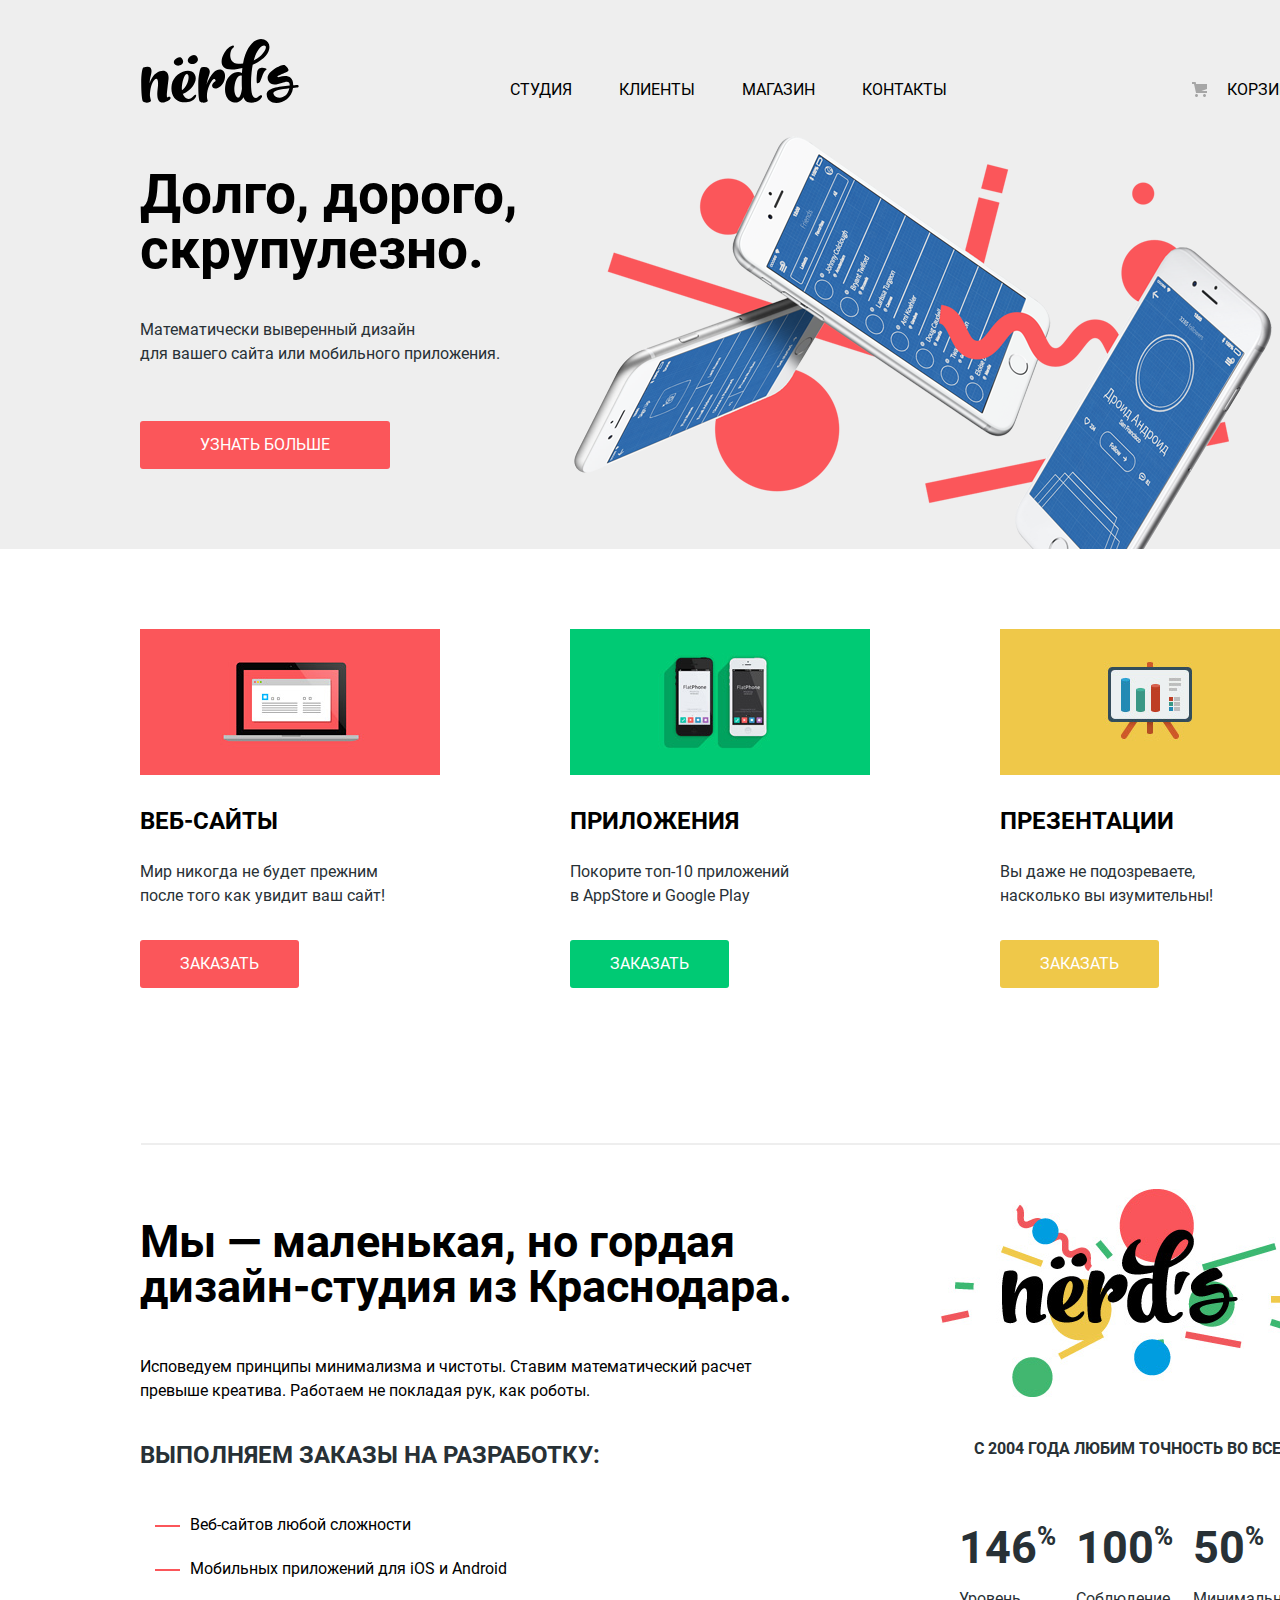
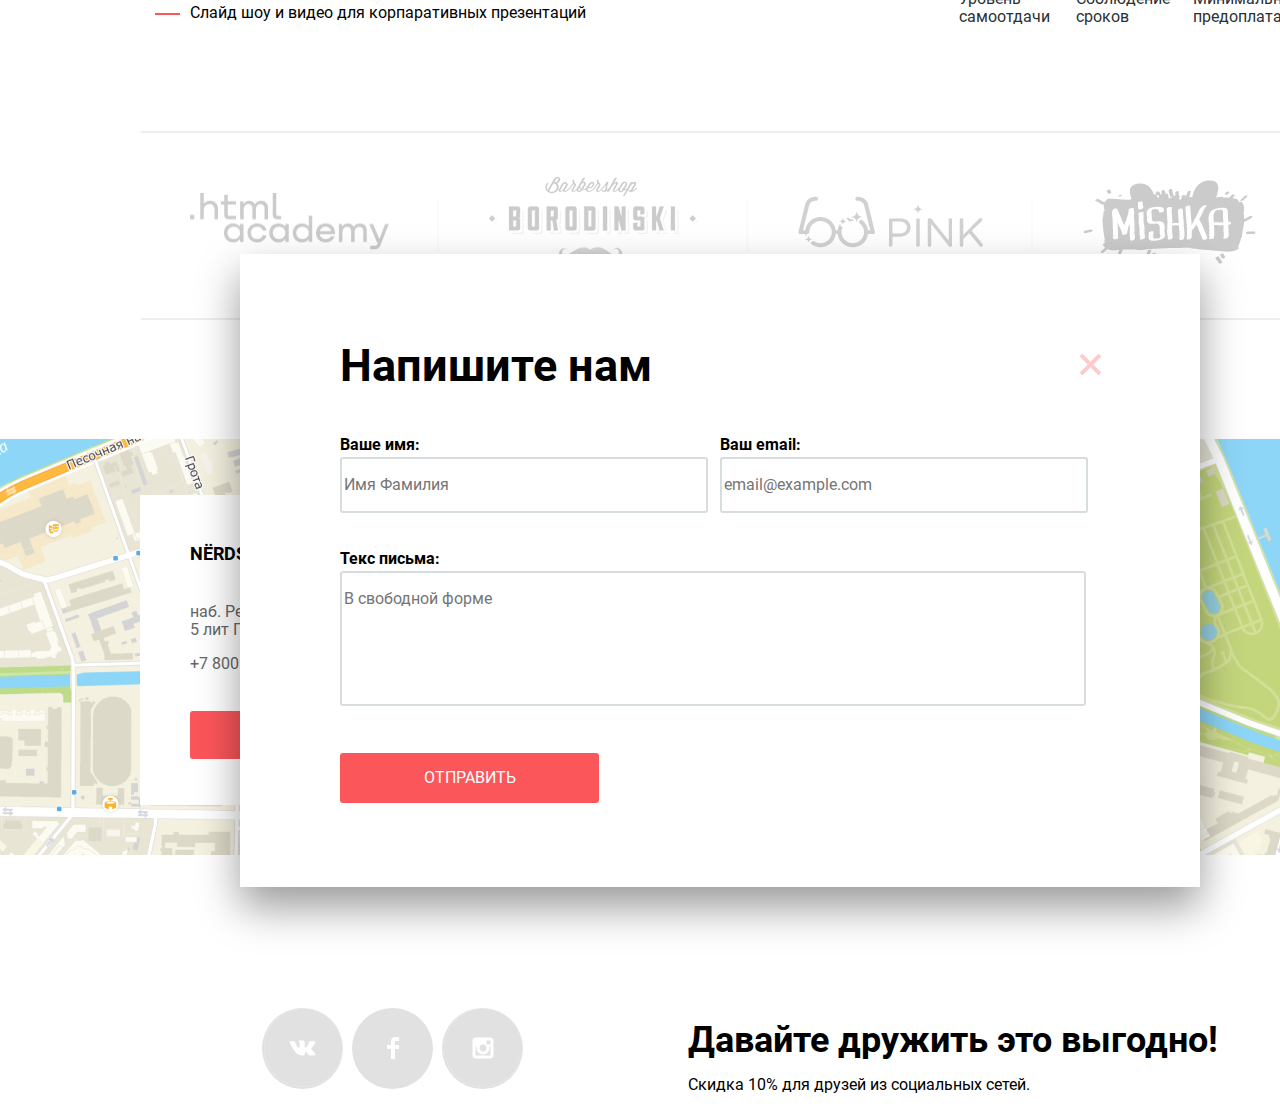
<file: index.html>
<!DOCTYPE html>
<html class="page" lang="ru">

<head>
  <meta charset="utf-8">
  <title>HTML Academy: Нёрдс</title>
  <link rel="icon" href="./img/favicon/favicon.ico">
  <link rel="icon" href="./img/favicon/icon.svg">
  <link rel="apple-touch-icon" href="./img/favicon/180.png">
  <link href="manifest.webmanifest" rel="manifest">
  <link href="css/style.css" rel="stylesheet">
  <link href="css/normalize.css" rel="stylesheet">
</head>

<body class="page-body">
  <div class="wrapper">
    <h2 class="visually-hidden">Дизайн-студия Нёрдс</h2>
    <header class="main-header container">
      <nav class="main-navigation">
        <a class="main-header-logo" href="index.html">
          <img class="pic-logo" src="./img/logo.svg" width="160" height="65" alt="Логотип компании">
        </a>
        <ul class="site-navigation">
          <li><a class="link link-nav" href="index.html">Студия</a></li>
          <li><a class="link link-nav" href="#">Клиенты</a></li>
          <li><a class="link link-nav" href="catalog.html">Магазин</a></li>
          <li><a class="link link-nav" href="#">Контакты</a></li>
        </ul>
      </nav>
      <div class="user-basket">
        <a class="link basket" href="#"><span class="basket-text">Корзина</span></a>
      </div>
    </header>

    <section class="features container">
      <div class="features-box">
        <h2 class="slogan">Долго, дорого,<br> скрупулезно.</h2>
        <p class="features-item">Математически выверенный дизайн<br> для вашего сайта или мобильного приложения.</p>
        <a class="btn link" href="#"><span class="more">Узнать больше</span></a>
        <div class="slider">
          <img class="img-phone pic-phone" src="./img/slider.png" width="760" height="431"
            alt="Изображение трёх смартфонов">
        </div>
      </div>
      <div class="features-box visually-hidden">
        <h2 class="slogan love">Любим математику<br> как никто другой</h2>
        <p class="features-item">Никакого креатива, только математические формулы<br> для расчета идеальных пропорций
        </p>
        <a class="btn link" href="#"><span class="more">Узнать больше</span></a>
        <div class="slider">
          <img class="img-phone pic-comp" src="./img/sliderthree.png" width="760" height="431"
            alt="Изображение трёх смартфонов">
        </div>
      </div>
      <div class="features-box visually-hidden">
        <h2 class="slogan">Только ночь,<br> только хардкор</h2>
        <p class="features-item">Работать днем, как все? Мы против этого.<br> Ближе к полуночи работа только начинается.
        </p>
        <a class="btn link" href="#"><span class="more">Узнать больше</span></a>
        <div class="slider">
          <img class="img-phone pic-tablet" src="./img/slidersecond.png" width="760" height="431"
            alt="Изображение трёх смартфонов">
        </div>
      </div>
    </section>
  </div>

  <main>

    <section class="work container">
      <ul class="work-list">
        <li class="work-item web">
          <img class="pic" src="./img/illustration1.jpg" width="300" height="146" alt="Иллюстрация ноутбука">
          <h3 class="desc">Веб-сайты</h3>
          <p class="work-features">Мир никогда не будет прежним<br> после того как увидит ваш сайт!</p>
          <a class="btn link" href="#"><span class="more">Заказать</span></a>
        </li>
        <li class="work-item apps">
          <img class="pic" src="./img/illustration2.jpg" width="300" height="146" alt="Иллюстариция двух смартфонов">
          <h3 class="desc">Приложения</h3>
          <p class="work-features">Покорите топ-10 приложений<br> в AppStore и Google Play</p>
          <a class="btn link" href="#"><span class="more">Заказать</span></a>
        </li>
        <li class="work-item presentation">
          <img class="pic" src="./img/illustration3.jpg" width="300" height="146" alt="Иллюстрация презентации">
          <h3 class="desc">Презентации</h3>
          <p class="work-features">Вы даже не подозреваете,<br> насколько вы изумительны!</p>
          <a class="btn link" href="#"><span class="more">Заказать</span></a>
        </li>
      </ul>
    </section>

    <div class="line-horizontal"></div>

    <section class="main-desc container">
      <div class="titel-box">
        <h1 class="titel">Мы — маленькая, но гордая дизайн-студия из Краснодара.</h1>
        <p class="principle">Исповедуем принципы минимализма и чистоты. Ставим математический расчет превыше креатива.
          Работаем не покладая рук, как роботы.</p>
        <h2 class="lead">Выполняем заказы на разработку:</h2>
        <ul class="jobs-list">
          <li class="jobs-item">Веб-сайтов любой сложности</li>
          <li class="jobs-item">Мобильных приложений для iOS и Android</li>
          <li class="jobs-item">Слайд шоу и видео для корпаративных презентаций</li>
        </ul>
      </div>
      <section class="indicators">
        <img class="pic" src="./img/nerds-illustration.png" width="360" height="208" alt="Логотип компании">
        <p class="lead year">с 2004 года Любим точность во всем:</p>
        <ul class="indicators-list">
          <li class="indicators-item">
            <span class="percent">146<span class="tiny">%</span></span>
            <div class="indicator">Уровень самоотдачи</div>
          </li>
          <li class="indicators-item">
            <span class="percent">100<span class="tiny">%</span></span>
            <div class="indicator">Соблюдение сроков</div>
          </li>
          <li class="indicators-item">
            <span class="percent">50<span class="tiny">%</span></span>
            <div class="indicator">Минимальная предоплата</div>
          </li>
        </ul>
      </section>
    </section>

    <div class="line-horizontal"></div>

    <section class="partners container">
      <h2 class="visually-hidden">Партнёры</h2>
      <ul class="partners-list">
        <li class="patners-item partners1">
          <a href="https://htmlacademy.ru/intensive/htmlcss">
            <img class="pic" src="./img/logo_htmlacademy.png" width="199" height="57" alt="Логотип HTML Academy">
          </a>
          <div class="line-vertical"></div>
        </li>
        <li class="patners-item partners2">
          <a href="#">
            <img class="pic" src="./img/logo_borodincki.png" width="209" height="90"
              alt="Логотип барбершопа Бородинский">
          </a>
          <div class="line-vertical"></div>
        </li>
        <li class="patners-item partners3">
          <a href="#">
            <img class="pic" src="./img/logo_pink.png" width="185" height="52" alt="Логотип компании PINK">
          </a>
          <div class="line-vertical"></div>
        </li>
        <li class="patners-item partners4">
          <a href="#">
            <img class="pic" src="./img/logo_mishka.png" width="173" height="84" alt="Логотип компании Mishka">
          </a>
        </li>
      </ul>
    </section>

    <div class="line-horizontal-down"></div>
  </main>


  <footer class="main-footer">
    <div class="container container-form">
      <section class="form">
        <p class="form-text">NЁRDS DESIGN STUDIO</p>
        <p class="address">наб. Реки Карповки,<br> 5 лит П, Санкт-Петербург</p>
        <a class="contacts-phone link" href="tel:+78005558628">+7 800 555-86-28</a>
        <a class="btn link" href="#"><span class="more">Напишите нам</span></a>
      </section>
    </div>
    <img class="pic" src="./img/map.png" width="1440" height="416" alt="Карта местонахождения студии">
    <form class="popup" action="https://echo.htmlacademy.ru" method="POST">
      <h2 class="popup-title">Напишите нам</h2>
      <div class="main-part">
        <ul class="popup-list">
          <ul class="form-name">
            <li class="popup-item">
              <label class="popup-items" for="appointment-name">Ваше имя:</label>
              <input class="popup-text" id="appointment-name" type="text" name="name" placeholder="Имя Фамилия">
            </li>
            <li class="popup-item">
              <label class="popup-items" for="login-login">Ваш email:</label>
              <input class="popup-text" id="login-login" type="email" name="login" placeholder="email@example.com">
            </li>
          </ul>
          <li class="popup-item letter">
            <label class="popup-items" for="appointment-text">Текс письма:</label>
          </li>
          <li class="popup-item">
            <input class="popup-text mail" id="appointment-text" type="text" name="text"
              placeholder="В свободной форме">
          </li>
        </ul>
      </div>
      <button class="btn send more" type="submit">Отправить</button>
      <button class="btn-closed" type="button">Закрыть</button>
    </form>

    <div class="container">
      <div class="footer-social main-social">
        <ul class="social-list">
          <li class="social-item">
            <a class="social-btn link" href="#">
              <div class="more"><img class="social btn" src="./img/logovk.svg" alt="Логотип ВКонтакте"></div>
            </a>
          </li>
          <li class="social-item">
            <a class="social-btn link" href="#">
              <div class="more"><img class="social btn" src="./img/logofb.svg" alt="Логотип Фэйсбука"></div>
            </a>
          </li>
          <li class="social-item">
            <a class="social-btn link" href="#">
              <div class="more"><img class="social btn" src="./img/logoinst.svg" alt="Логотип Инстаграма"></div>
            </a>
          </li>
        </ul>

        <section class="footer-friendship">
          <h2 class="footer-subtitel">Давайте дружить это выгодно!</h2>
          <p class="footer-sale">Скидка 10% для друзей из социальных сетей.</p>
        </section>
      </div>
    </div>
  </footer>
</body>

</html>
</file>
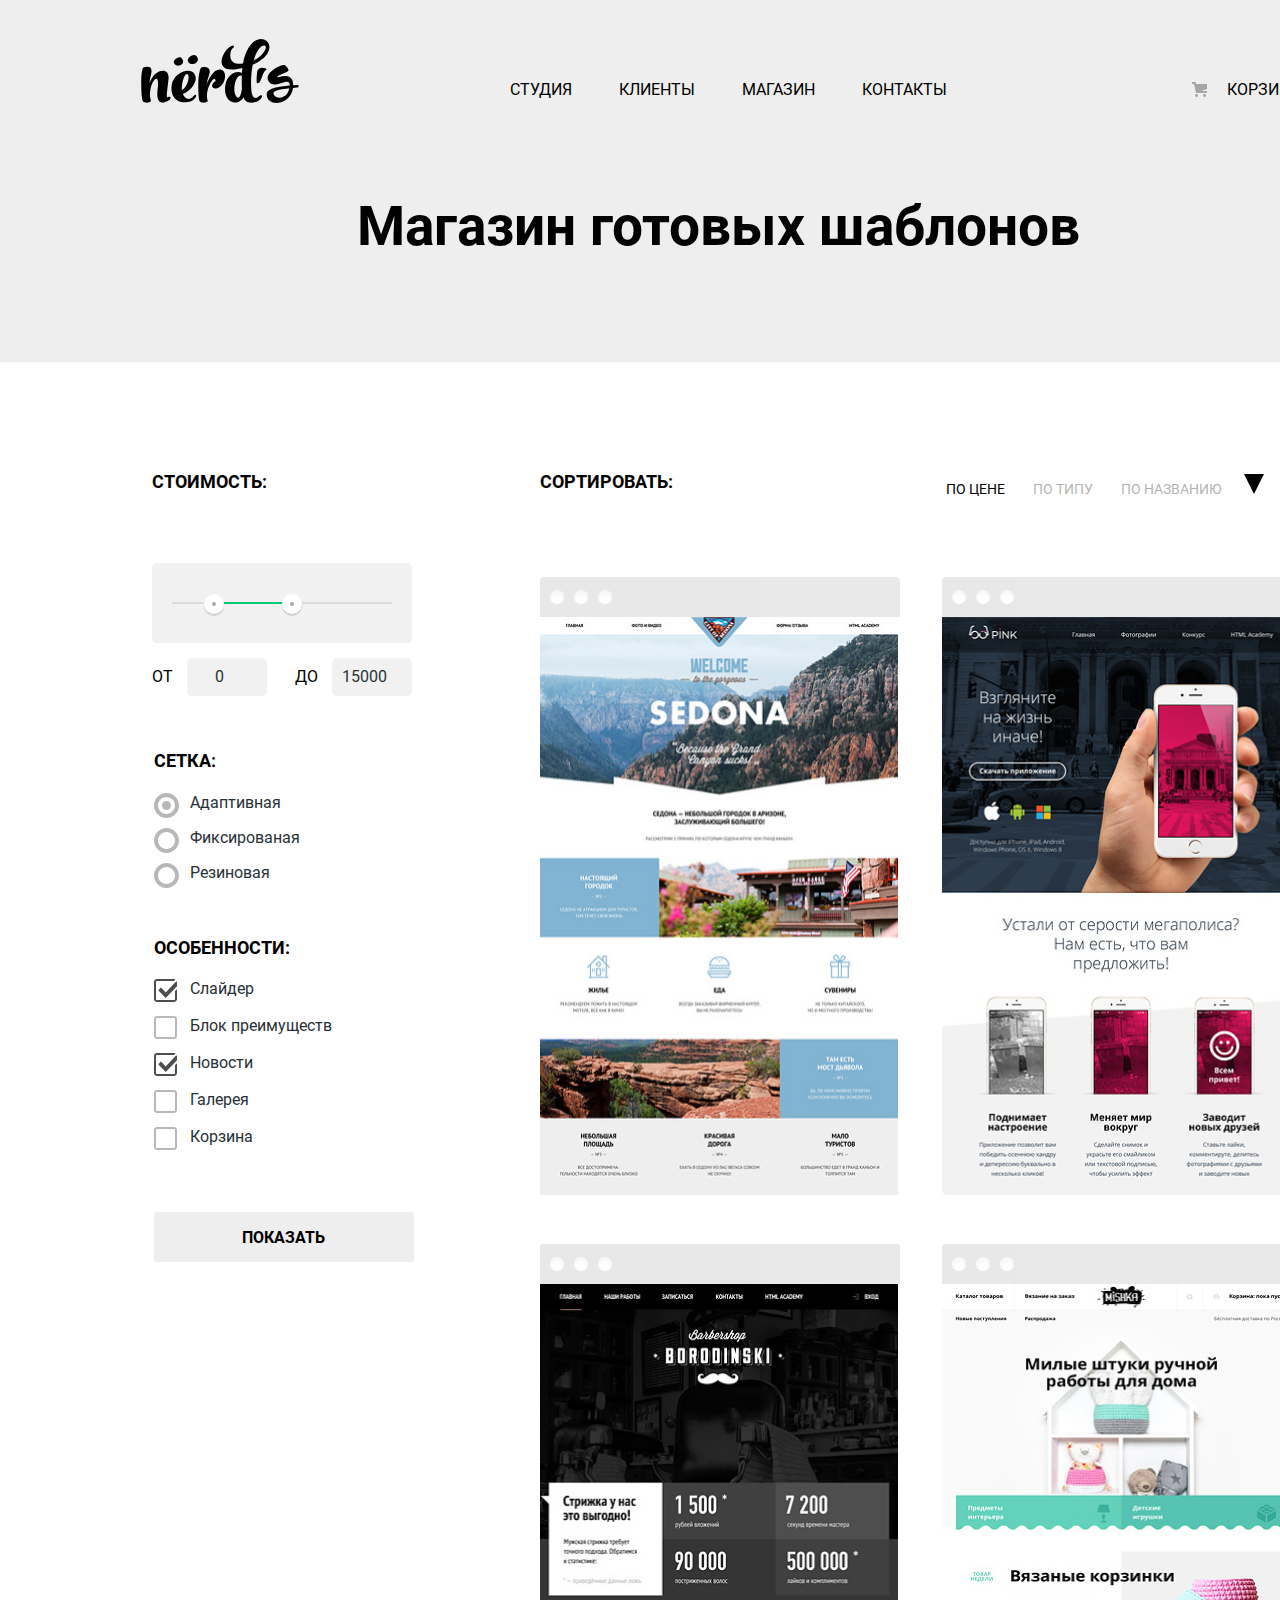
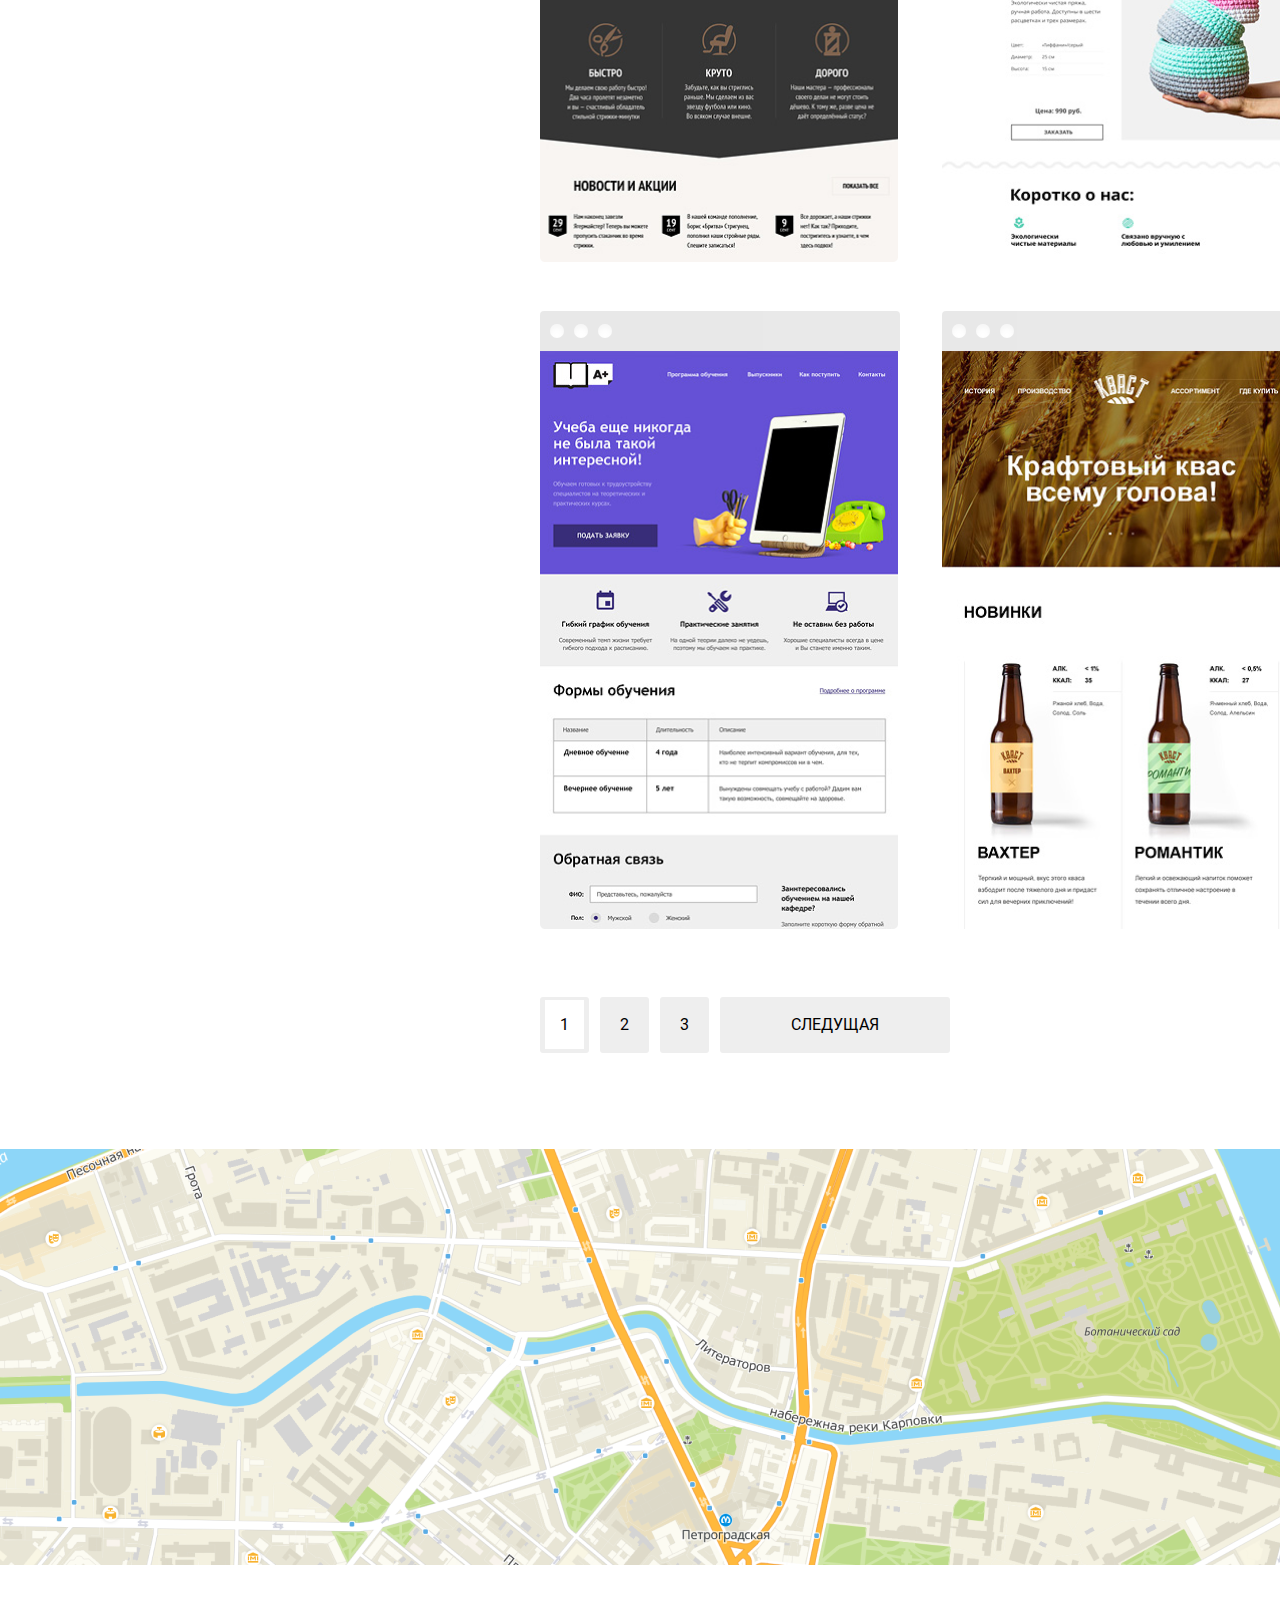
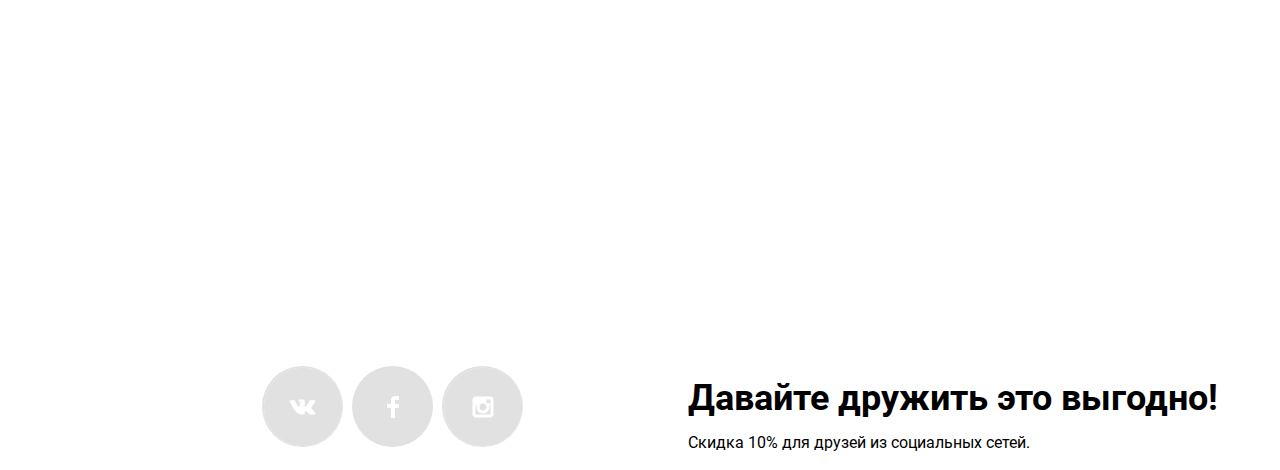
<file: catalog.html>
<!DOCTYPE html>
<html class="page" lang="ru">

<head>
  <meta charset="utf-8">
  <title>HTML Academy: Нёрдс</title>
  <link rel="icon" href="./img/favicon/favicon.ico">
  <link rel="icon" href="./img/favicon/icon.svg">
  <link rel="apple-touch-icon" href="./img/favicon/180.png">
  <link href="manifest.webmanifest" rel="manifest">
  <link href="css/normalize.css" rel="stylesheet">
  <link href="css/style.css" rel="stylesheet">
</head>

<body class="page-body">
  <div class="wrapper">
    <h2 class="visually-hidden">Дизайн-студия Нёрдс</h2>
    <header class="main-header container">
      <nav class="main-navigation">
        <a class="main-header-logo" href="index.html">
          <img class="pic-logo" src="./img/logo.svg" width="160" height="65" alt="Логотип компании">
        </a>
        <ul class="site-navigation">
          <li><a class="link link-nav" href="index.html">Студия</a></li>
          <li><a class="link link-nav" href="#">Клиенты</a></li>
          <li><a class="link link-nav" href="catalog.html">Магазин</a></li>
          <li><a class="link link-nav" href="#">Контакты</a></li>
        </ul>
      </nav>
      <div class="user-basket">
        <a class="link basket" href="#">Корзина</a>
      </div>
    </header>
    <h1 class="slogan score">Магазин готовых шаблонов</h1>
  </div>

  <main class="container template-box">
    <section class="filter-box">
      <form method="get" action="https://echo.htmlacademy.ru">
        <fieldset class="filter-item">
          <legend class="filters">Стоимость:</legend>
          <div class="range-filter">
            <div class="range-controls">
              <div class="scale">
                <div class="bar" style="width: 30%; margin-left: 20%"></div>
              </div>
              <div class="toggle toggle-min" tabindex="0" style="left: 20%"></div>
              <div class="toggle toggle-max" tabindex="0" style="left: 50%"></div>
            </div>
            <div class="price-controls">
              <label class="min-price">от <input class="number" type="number" name="min-price" value="0"></label>
              <label class="max-price">до <input class="number" type="number" name="max-price" value="15000">
              </label>
            </div>
          </div>
        </fieldset>
      </form>
      
      <form action="https://echo.htmlacademy.ru" method="GET">
        <fieldset class="filter-grid">
          <legend class="filters">Сетка:</legend>
          <ul class="grid-list">
            <li class="grid-item">
              <input class="radio-input" type="radio" name="adaptive" id="filter-adaptive" checked>
              <span class="radio-box"></span>
              <label class="rad" for="filter-adaptive">Адаптивная</label>
            </li>
            <li class="grid-item">
              <input class="radio-input" type="radio" name="fixed" id="filter-fixed">
              <span class="radio-box"></span>
              <label class="rad" for="filter-fixed">Фиксированая</label>
            </li>
            <li class="grid-item">
              <input class="radio-input" type="radio" name="rubber" id="filter-rubber">
              <span class="radio-box"></span>
              <label class="rad" for="filter-rubber">Резиновая</label>
            </li>
          </ul>
        </fieldset>

        <fieldset class="filter-grid">
          <legend class="filters">Особенности:</legend>
          <ul class="chips-list">
            <li class="chips-item">
              <input class="check-input" type="checkbox" name="slider" id="filter-slider" checked>
              <span class="chek-box"></span>
              <label class="check" for="filter-slider">Слайдер</label>
            </li>
            <li class="chips-item">
              <input class="check-input" type="checkbox" name="advantages" id="filter-advantages">
              <span class="chek-box"></span>
              <label class="check" for="filter-advantages">Блок преимуществ</label>
            </li>
            <li class="chips-item">
              <input class="check-input" type="checkbox" name="news" id="filter-news" checked>
              <span class="chek-box"></span>
              <label class="check" for="filter-news">Новости</label>
            </li>
            <li class="chips-item">
              <input class="check-input" type="checkbox" name="gallery" id="filter-gallery">
              <span class="chek-box"></span>
              <label class="check" for="filter-gallery">Галерея</label>
            </li>
            <li class="chips-item">
              <input class="check-input" type="checkbox" name="basket" id="filter-basket">
              <span class="chek-box"></span>
              <label class="check" for="filter-basket">Корзина</label>
            </li>
          </ul>
          <button class="show" type="submit"><span class="show-text">Показать</span></button>
        </fieldset>
      </form>

    </section>

    <section class="examples-box">
      <p class="filters">Сортировать:</p>
      <ul class="filter-list">
        <li class="filter-item"><button class="btn-sort btn-price" type="button" disabled>По цене</button></li>
        <li class="filter-item"><button class="btn-sort btn-type" type="button">По типу</button></li>
        <li class="filter-item"><button class="btn-sort btn-name" type="button">По названию</button></li>
        <li class="filter-item"><button class="btn-up" type="button"></button></li>
        <li class="filter-item"><button class="btn-down" type="button"></button></li>
      </ul>
      <ul class="project-list">
        <li class="project-item">
          <div class="project-head">
            <span class="circle"></span>
            <span class="circle"></span>
            <span class="circle"></span>
          </div>
          <img class="pic" src="./img/sedona.png" width="358" height="578" alt="Фото макета Седона">
          <div class="project-footer">
            <p class="project-name">SEDONA</p>
            <p class="project-description">Информационный сайт<br> для туристов</p>
            <p class="buy">
              <button class="btn" type="button"><span class="buy-price">9 990 ₽</span></button>
            </p>
          </div>
        </li>
        <li class="project-item">
          <div class="project-head">
            <span class="circle"></span>
            <span class="circle"></span>
            <span class="circle"></span>
          </div>
          <img class="pic" src="./img/pink.png" width="358" height="578" alt="Фото макета Пинк Апп">
          <div class="project-footer">
            <p class="project-name">PINK APP</p>
            <p class="project-description">Продуктовый лендинг<br> приложения для iOS и Android</p>
            <p class="buy">
              <button class="btn" type="button"><span class="buy-price">9 990 ₽</span></button>
            </p>
          </div>
        </li>
        <li class="project-item">
          <div class="project-head">
            <span class="circle"></span>
            <span class="circle"></span>
            <span class="circle"></span>
          </div>
          <img class="pic" src="./img/borodinsky.png" width="358" height="578" alt="Фото макета Барбершоп Бородинский">
          <div class="project-footer">
            <p class="project-name">BARBERSHOP</p>
            <p class="project-description">Сайт салона красоты.<br> Для мужчин, да.</p>
            <p class="buy">
              <button class="btn" type="button"><span class="buy-price">9 990 ₽</span></button>
            </p>
          </div>
        </li>
        <li class="project-item">
          <div class="project-head">
            <span class="circle"></span>
            <span class="circle"></span>
            <span class="circle"></span>
          </div>
          <img class="pic" src="./img/mishka.png" width="358" height="578" alt="Фото макета Мишка">
          <div class="project-footer">
            <p class="project-name">MISHKA</p>
            <p class="project-description">Интернет-магазин<br> вязаных игрушек</p>
            <p class="buy">
              <button class="btn" type="button"><span class="buy-price">9 990 ₽</span></button>
            </p>
          </div>
        </li>
        <li class="project-item">
          <div class="project-head">
            <span class="circle"></span>
            <span class="circle"></span>
            <span class="circle"></span>
          </div>
          <img class="pic" src="./img/aplus.png" width="358" height="578" alt="Фото макета А Плюс">
          <div class="project-footer">
            <p class="project-name">A PLUS</p>
            <p class="project-description">Лендинг курсов повышения<br> квалификации</p>
            <p class="buy">
              <button class="btn" type="button"><span class="buy-price">9 990 ₽</span></button>
            </p>
          </div>
        </li>
        <li class="project-item">
          <div class="project-head">
            <span class="circle"></span>
            <span class="circle"></span>
            <span class="circle"></span>
          </div>
          <img class="pic" src="./img/kvast.png" width="358" height="578" alt="Фото макета Кваст">
          <div class="project-footer">
            <p class="project-name">КВАСТ</p>
            <p class="project-description">Промо-сайт производителя<br> крафтового кваса</p>
            <p class="buy">
              <button class="btn" type="button"><span class="buy-price">9 990 ₽</span></button>
            </p>
          </div>
        </li>
      </ul>

      <section class="control">
        <ul class="control-list">
          <li class="control-item">
            <a class="btn link btn-one">1</a>
          </li>
          <li class="control-item">
            <a class="btn link" href="#">2</a>
          </li>
          <li class="control-item">
            <a class="btn link" href="#">3</a>
          </li>
          <li class="control-item">
            <a class="btn link" href="#">Следущая</a>
          </li>
        </ul>
      </section>
    </section>
  </main>

  <footer class="main-footer">
    <img class="pic" src="./img/map.png" width="1440" height="416" alt="Карта местонахождения студии">
    <section class="form">
      <p class="form-text">NЁRDS DESIGN STUDIO</p>
      <p class="address">наб. Реки Карповки,<br> 5 лит П, Санкт-Петербург</p>
      <a class="contacts-phone link" href="tel:+78005558628">+7 800 555-86-28</a>
      <a class="btn link" href="#"><span class="more">Напишите нам</span></a>
    </section>
    <form class="popup visually-hidden" action="https://echo.htmlacademy.ru" method="POST">
      <h2 class="popup-title">Напишите нам</h2>
      <div class="main-part">
        <ul class="popup-list">
          <li class="popup-item">
            <label class="popup-items" for="appointment-name">Ваше имя:</label>
          </li>
          <li class="popup-item">
            <input class="popup-text" id="appointment-name" type="text" name="name" placeholder="Имя Фамилия">
          </li>
          <li class="popup-item">
            <label class="popup-items" for="login-login">Ваш email:</label>
          </li>
          <li class="popup-item">
            <input class="popup-text" id="login-login" type="email" name="login" placeholder="email@example.com">
          </li>
          <li class="popup-item letter">
            <label class="popup-items" for="appointment-text">Текс письма:</label>
          </li>
          <li class="popup-item">
            <input class="popup-text mail" id="appointment-text" type="text" name="text"
              placeholder="В свободной форме">
          </li>
        </ul>
      </div>
      <button class="btn send more" type="submit">Отправить</button>
      <button class="btn-closed" type="button">Закрыть</button>
    </form>

    <div class="container">
      <div class="footer-social">
        <ul class="social-list">
          <li class="social-item">
            <a class="social-btn link" href="#">
              <div class="more"><img class="social btn" src="./img/logovk.svg" alt="Логотип ВКонтакте"></div>
            </a>
          </li>
          <li class="social-item">
            <a class="social-btn link" href="#">
              <div class="more"><img class="social btn" src="./img/logofb.svg" alt="Логотип Фэйсбука"></div>
            </a>
          </li>
          <li class="social-item">
            <a class="social-btn link" href="#">
              <div class="more"><img class="social btn" src="./img/logoinst.svg" alt="Логотип Инстаграма"></div>
            </a>
          </li>
        </ul>
        <section class="footer-friendship">
          <h2 class="footer-subtitel">Давайте дружить это выгодно!</h2>
          <p class="footer-sale">Скидка 10% для друзей из социальных сетей.</p>
        </section>
      </div>
    </div>
  </footer>
</body>

</html>
</file>
<file: css/style.css>
/* Variables */
:root {
  --basic-black: #000000;
  --basic-white: #ffffff;
  --basic-dark-blue: #283136;
  --basic-dark-gray: #444444;
  --basic-light-white-gray: #888888;
  --basic-light-gray: #eeeeee;
  --basic-light-yellow: #efc849;
  --basic-dark-green-blue: #00ca74;
  --basic-light-pink-red: #fb565a;

  --special-red: #e74246;
  --special-dark-red: #d7373b;
  --special-green: #00bc6c;
  --special-dark-green: #00aa62;
  --special-yellow: #eab534;
  --special-dark-yellow: #e5a722;
  --special-grey: #dfdfdf;
  --special-dark-gray: #d5d5d5;
  --special-light-gray: #666666;
  --special-light-black-gray: #d5d5d5;
  --special-light-white: #d7dcde;
  --special-social: #e1e1e1;
  --special-header: #4d4d4d;
}

/* Font */

@font-face {
  font-family: "Roboto";
  src: local("fonts"), url("../fonts/roboto.woff2") format("woff2"), url("./fonts/roboto.woff") format("woff");
  font-weight: 400;
  font-style: normal;
}

@font-face {
  font-family: "Roboto";
  src: local("fonts"), url("../fonts/robotobold.woff2") format("woff2"), url("./fonts/robotobold.woff") format("woff");
  font-weight: 500;
  font-style: normal;
}

@font-face {
  font-family: "Roboto";
  src: local("fonts"), url("../fonts/robotobold.woff2") format("woff2"), url("./fonts/robotobold.woff") format("woff");
  font-weight: 700;
  font-style: normal;
}

/* Page */

.page {
  height: 100%;
}

/* Global */

.page-body {
  min-width: 1440px;
  margin: 0;
  padding: 0;
  font-family: "Roboto", Arial, sans-serif;
  font-size: 16px;
  line-height: 24px;
  font-weight: 400;
  color: var(--basic-black);
  text-transform: none;
  min-height: 100%;
}

.visually-hidden {
  position: absolute;
  width: 1px;
  height: 1px;
  margin: -1px;
  border: 0;
  padding: 0;
  white-space: nowrap;
  clip-path: inset(100%);
  clip: rect(0 0 0 0);
  overflow: hidden;
}

.link {
  text-decoration: none;
}

/* Main header */

.wrapper {
  background-color: var(--basic-light-gray);
}

.main-header {
  display: flex;
  align-items: baseline;
  justify-content: space-between;
  margin: 0 auto;
  padding: 0 10px;
  line-height: 30px;
  background-color: var(--basic-light-gray);
  margin-bottom: 78px;
}

.main-header-logo {
  justify-self: start;
  position: absolute;
}

.main-header-logo :hover,
.main-header-logo :focus {
  color: var(--basic-black);
  opacity: 70%;
}

.main-header-logo :active {
  color: var(--basic-black);
  opacity: 30%;
}

.user-basket {
  position: relative;
  text-align: right;
  margin-top: 37px;
}

.user-basket::before {
  content: "";
  position: absolute;
  width: 0%;
  height: 2px;
  background-color: var(--basic-light-pink-red);
  left: 0;
  bottom: -10px;
  transition: width 0.3s ease;
}

.user-basket:hover::before {
  width: 100%;
}

.basket {
  position: relative;
}

.user-basket :hover {
  color: var(--basic-light-pink-red);
}

.user-basket :active {
  color: var(--basic-black);
}

.basket-text:active {
  opacity: 0.3;
}

.basket::before {
  content: "";
  position: absolute;
  top: 2px;
  left: -35px;
  width: 15px;
  height: 15px;
  background-image: url("../img/basket.svg");
  background-repeat: no-repeat;
  background-position: 0 0;
}

.main-navigation {
  line-height: 30px;
  margin-top: 38px;
  width: 100%;
}

.site-navigation {
  display: flex;
  flex-wrap: wrap;
  justify-content: space-between;
  width: 437px;
  margin-left: 330px;
  margin-top: 37px;
  text-transform: uppercase;
  list-style: none;
}

.link-nav {
  position: relative;
}

.link-nav::before {
  content: "";
  position: absolute;
  width: 0%;
  height: 2px;
  background-color: var(--basic-light-pink-red);
  left: 0;
  bottom: -10px;
  transition: width 0.3s ease;
}

.link-nav:hover::before {
  width: 100%;
}

.site-navigation :hover,
.site-navigation :focus {
  color: var(--basic-light-pink-red);
}

.site-navigation :active {
  display: block;
  color: var(--basic-black);
  opacity: 0.3;
}

.link {
  color: var(--basic-black);
  text-transform: uppercase;
}

.slider {
  position: relative;
}

.pic-phone {
  position: absolute;
  bottom: 0;
  left: 400px;
}

.pic-comp {
  position: absolute;
  bottom: 0;
  left: 400px;
}

.pic-tablet {
  position: absolute;
  bottom: 0;
  left: 400px;
}

/* Main container */

.container {
  width: 1160px;
  margin: 0 auto;
  padding: 0 10px;
}

/* Features */

.features-box {
  display: flex;
  flex-direction: column;
}

.slogan {
  text-transform: none;
  font-size: 55px;
  line-height: 55px;
  font-weight: 500;
  margin-bottom: 25px;
  z-index: 1;
}

.score {
  margin: 78px 356px 108px 357px;
  padding-bottom: 108px;
}

.features {
  display: flex;
  flex-direction: column;
}

.features-item {
  color: var(--basic-dark-blue);
  margin-bottom: 55px;
}

.features-box .btn {
  text-align: center;
  max-width: 140px;
  padding: 15px 55px 15px 55px;
  margin-bottom: 80px;
  line-height: 18px;
  color: var(--basic-white);
  background-color: var(--basic-light-pink-red);
  border-radius: 3px;
}

.features .btn:hover,
.features .btn:focus {
  background-color: var(--special-red);
}

.features .btn:active {
  background-color: var(--special-dark-red);
  box-shadow: inset 0px 3px 0px rgba(0, 1, 1, 0.1);
}

.btn:active .more {
  opacity: 0.3;
}

/* Works */

.desc {
  font-size: 24px;
  line-height: 30px;
  font-weight: 700;
  text-transform: uppercase;
}

.work {
  margin-bottom: 155px;
  margin-top: 80px;
}

.work-list {
  display: flex;
  justify-content: space-between;
  margin: 0;
  padding: 0;
  list-style: none;
}

.work-features {
  color: var(--basic-dark-blue);
  margin-bottom: 32px;
}

.work-list .btn {
  padding: 15px 40px 15px 40px;
  line-height: 18px;
  color: var(--basic-white);
  border-radius: 3px;
}

.web .btn {
  background-color: var(--basic-light-pink-red);
  display: inline-block;
}

.web .btn:hover,
.web .btn:focus {
  background-color: var(--special-red);
}

.web .btn:active {
  background-color: var(--special-dark-red);
  box-shadow: inset 0px 3px 0px rgba(0, 1, 1, 0.1);
}

.apps .btn {
  background-color: var(--basic-dark-green-blue);
  display: inline-block;
}

.apps .btn:hover,
.apps .btn:focus {
  background-color: var(--special-green);
}

.apps .btn:active {
  background-color: var(--special-dark-green);
  box-shadow: inset 0px 3px 0px rgba(0, 1, 1, 0.1);
}

.presentation .btn {
  background-color: var(--basic-light-yellow);
  display: inline-block;
}

.presentation .btn:hover,
.presentation .btn:focus {
  background-color: var(--special-yellow);
}

.presentation .btn:active {
  background-color: var(--special-dark-yellow);
  box-shadow: inset 0px 3px 0px rgba(0, 1, 1, 0.1);
}

.line-horizontal {
  display: block;
  margin-left: 141px;
  margin-bottom: 39px;
  margin-top: 80px;
  background-color: var(--basic-light-gray);
  height: 2px;
  width: 1158px;
  top: 1052px;
  margin-bottom: 44px;
}

/* Main desc */

.main-desc {
  display: flex;
  flex-direction: row;
  margin-bottom: 73px;
  min-height: 413px;
}

.principle {
  margin-bottom: 40px;
}

.titel {
  font-size: 45px;
  line-height: 45px;
  font-weight: 500;
}

.titel-box {
  display: flex;
  flex-direction: column;
  width: 670px;
}

.tiny {
  font-size: 26px;
  line-height: 40px;
  font-weight: 700;
}

.lead {
  color: var(--basic-dark-blue);
  font-weight: 700;
  text-transform: uppercase;
  margin-top: 0;
}

.year {
  margin-top: 40px;
  margin-bottom: 34px;
}

.jobs-list {
  list-style: none;
}

.jobs-item {
  position: relative;
  padding: 10px;
}

.jobs-item::before {
  content: "";
  position: absolute;
  width: 25px;
  height: 2px;
  background-color: var(--basic-light-pink-red);
  left: -25px;
  bottom: 20px;
}

.percent {
  display: flex;
  font-size: 45px;
  line-height: 64px;
  font-weight: 700;
}

.indicator {
  margin-top: 10px;
}

.indicators {
  display: flex;
  flex-direction: column;
  align-items: flex-end;
  margin-left: auto;
}

.indicators-list {
  display: grid;
  grid-template-columns: min-content min-content min-content;
  gap: 20px;
  list-style: none;
  margin: 0;
  padding: 0;
}

.indicators-item {
  color: var(--basic-dark-blue);
  line-height: 18px;
  margin-top: 21px;
}

/* Partners */

.partners-list {
  display: flex;
  justify-content: space-between;
  padding: 0;
  align-items: center;
  list-style: none;
}

.partners1,
.partners2,
.partners3,
.partners4 {
  opacity: 0.2;
  padding: 0 50px;
}

.patners-item {
  position: relative;
}

.line-vertical {
  display: block;
  position: absolute;
  margin-left: 141px;
  margin-bottom: 39px;
  background-color: var(--basic-light-gray);
  width: 2px;
  height: 52px;
  right: 0;
  top: 50%;
  transform: translateY(-50%);
}

.patners-item:hover,
.patners-item:focus {
  opacity: 1;
}

.patners-item:active {
  opacity: 0.1;
}

.line-horizontal-down {
  display: block;
  margin-left: 141px;
  margin-bottom: 39px;
  margin-top: 80px;
  background-color: var(--basic-light-gray);
  height: 2px;
  width: 1158px;
  top: 1052px;
  margin-top: 44px;
}

/* Main footer */

.main-footer {
  position: relative;
  width: 100%;
}

.main-footer .pic {
  object-fit: cover;
  margin-top: 80px;
  width: 100%;
}

.form-text {
  font-size: 18px;
  line-height: 30px;
  font-weight: 700;
  padding-top: 19px;
  padding-left: 50px;
  margin-top: 25px;
}

.address {
  line-height: 18px;
  padding-left: 50px;
  color: var(--special-light-gray);
}

.contacts-phone {
  line-height: 18px;
  padding-left: 50px;
  color: var(--special-light-gray);
}

.form .btn {
  text-align: center;
  max-width: 140px;
  padding: 15px 45px 15px 45px;
  margin-left: 50px;
  margin-top: 38px;
  margin-bottom: 46px;
  line-height: 18px;
  color: var(--basic-white);
  background-color: var(--basic-light-pink-red);
  border-radius: 3px;
}

.form .btn:hover,
.form .btn:focus {
  background-color: var(--special-red);
}

.form .btn:active {
  background-color: var(--special-dark-red);
  box-shadow: inset 0px 3px 0px rgba(0, 1, 1, 0.1);
}

/* Form */

.form {
  display: flex;
  flex-direction: column;
  position: relative;
  background-color: var(--basic-white);
  width: 319px;
  top: -240px;
  right: 590px;
}

.popup {
  position: absolute;
  top: -105px;
  left: 50%;
  padding: 63px 100px 84px 100px;
  width: 760px;
  background: var(--basic-white);
  box-shadow: 0px 20px 40px rgba(0, 0, 0, 0.4);
  transform: translateX(-50%);
}

.container-form {
  position: absolute;
  left: 50%;
  top: 50%;
  transform: translate(-50% -50%);
}

.popup-title {
  font-size: 45px;
  line-height: 52, 73px;
  padding-bottom: 17px;
}

.popup-item {
  width: 340px;
}

.letter {
  margin-top: 34px;
}

.mail {
  width: 760px;
  margin-bottom: 47px;
  padding-bottom: 80px;
  padding-right: 380px;
}

.popup .popup-text {
  border: 2px solid var(--special-light-white);
  border-radius: 3px;
  width: 360px;
  height: 50px;
}

.popup-list {
  list-style: none;
  padding: 0;
  margin: 0;
}

.form-name {
  display: grid;
  grid-template-columns: 1fr 1fr;
  column-gap: 40px;
  padding: 0;
  list-style: none;
}

.main-part {
  display: grid;
  grid-template-columns: 1fr 1fr;
}

.popup-items {
  line-height: 18px;
  font-weight: 700;
}

.btn-closed {
  visibility: hidden;
}

.btn-closed::after {
  visibility: visible;
  content: "";
  position: absolute;
  width: 21px;
  height: 21px;
  right: 0;
  top: 100px;
  left: 840px;
  background-image: url("../img/cls.svg");
  opacity: 0.3;
}

.btn-closed:hover,
.btn-closed:focus {
  opacity: 1;
  cursor: pointer;
}

.popup-item :hover,
.popup-item :focus {
  border-color: var(--basic-light-pink-red);
}

.popup .btn {
  border-radius: 3px;
  width: 259px;
  padding: 16px 83px 16px 83px;
  text-align: center;
}

.popup .btn:hover,
.popup .btn:focus {
  background-color: var(--special-red);
  cursor: pointer;
}

.popup .btn:active {
  background-color: var(--special-dark-red);
  box-shadow: inset 0px 3px 0px rgba(0, 1, 1, 0.1);
  border-radius: 3px;
}

.send {
  text-align: center;
  text-transform: uppercase;
  vertical-align: middle;
  color: var(--basic-white);
  background-color: var(--basic-light-pink-red);
  border: none;
}

.send :hover,
.send :focus {
  background-color: var(--special-red);
  cursor: pointer;
}

.send :active {
  background-color: var(--special-dark-red);
}

/* Footer social */

.footer-social {
  display: flex;
  justify-content: space-around;
  margin-top: 68px;
}

.main-social {
  margin-top: 130px;
}

.social-list {
  display: flex;
  justify-content: space-between;
  width: 261px;
  list-style: none;
}

.social-item {
  position: relative;
  width: 81px;
  height: 81px;
  background: var(--special-social);
  border-radius: 50%;
}

.social {
  position: absolute;
  top: 50%;
  left: 50%;
  transform: translate(-50%, -50%);
}

.social-item:hover,
.social-item:focus {
  background-color: var(--special-red);
  cursor: pointer;
}

.social-item:active {
  background-color: var(--special-dark-red);
  box-shadow: inset 0px 3px 0px rgba(0, 1, 1, 0.1);
}

.more:active .btn {
  opacity: 0.3;
}

.footer-subtitel {
  font-size: 36px;
  line-height: 36px;
  font-weight: 700;
  margin-bottom: 10px;
}

.footer-sale {
  font-size: 16px;
  line-height: 22px;
}

/* Catalog */

.template-box {
  display: grid;
  grid-template-columns: 260px min-content;
  gap: 140px;
}

.examples-box {
  display: grid;
  grid-template-rows: min-content 1fr min-content;
  grid-template-columns: 760px;
}

.filter-box {
  width: 260px;
}

.filter-list {
  display: flex;
  justify-content: space-between;
  align-items: center;
  list-style: none;
  padding: 0;
  margin-top: 0;
  margin-left: 400px;
  margin-bottom: 54px;
}

.btn-up {
  border: 10px solid transparent;
  border-top: 20px solid black;
  padding: 0;
  background-color: transparent;
  cursor: pointer;
}

.btn-down {
  border: 10px solid transparent;
  border-bottom: 20px solid black;
  padding: 0;
  background-color: transparent;
  cursor: pointer;
}

.examples-box .filters {
  position: absolute;
  margin: 0;
}

.filter {
  font-size: 18px;
  line-height: 30px;
  font-weight: 700;
  text-transform: uppercase;
  align-items: start;
  padding-left: 40px;
}

.range {
  background-color: var(--basic-light-gray);
}

.range-list {
  list-style: none;
}

.range-price {
  line-height: 22px;
  text-transform: uppercase;
  color: var(--basic-dark-blue);
}

.price {
  background-color: var(--basic-light-gray);
}

.filter-grid {
  margin-top: 43px;
  border: none;
}

.grid-list {
  display: grid;
  gap: 15px;
  list-style: none;
  color: var(--basic-dark-blue);
  margin: 0;
  padding: 0;
}

.chips-list {
  display: grid;
  gap: 17px;
  list-style: none;
  color: var(--basic-dark-blue);
  margin: 0;
  padding: 0;
}

.grid-item {
  line-height: 20px;
}

.grid-item :hover,
.grid-item :focus {
  cursor: pointer;
}

.grid-item :active {
  opacity: 0.3;
}

.chips-item {
  line-height: 20px;
}

.chips-item :hover,
.chips-item :focus {
  cursor: pointer;
}

.chips-item :active {
  opacity: 0.3;
}

.check {
  margin-left: 36px;
}

.check-input {
  -webkit-appearance: none;
  position: absolute;
}

.check-input:checked + .chek-box {
  background-image: url("../img/chekon.svg");
}

.check-input:hover,
.check-input:focus {
  background-image: url("../img/chekfocus.svg");
}

.chek-box {
  position: absolute;
  width: 23px;
  height: 23px;
  background-image: url("../img/chekoff.svg");
  background-repeat: no-repeat;
}

.rad {
  margin-left: 36px;
}

.radio-input {
  -webkit-appearance: none;
  position: absolute;
}

.radio-input:checked + .radio-box {
  background-image: url("../img/radioon.svg");
}

.radio-input:hover,
.radio-input:focus {
  background-image: url("../img/radiofocus.svg");
  opacity: 1;
}

.radio-box {
  position: absolute;
  width: 25px;
  height: 25px;
  background-image: url("../img/radiooff.svg");
  background-repeat: no-repeat;
}

.show {
  line-height: 18px;
  font-weight: 500;
  text-transform: uppercase;
  border: 0;
  padding: 17px 89px 15px 88px;
  margin-top: 65px;
  border-radius: 3px;
  background-color: transparent;
  background-color: var(--basic-light-gray);
}

.filter-grid .show:hover,
.filter-grid .show:focus {
  background-color: var(--special-grey);
  cursor: pointer;
}

.filter-grid .show:active {
  background-color: var(--special-dark-gray);
  box-shadow: inset 0px 3px 0px rgba(0, 1, 1, 0.1);
}

.show:active .show-text {
  opacity: 0.3;
}

.btn-sort {
  font-size: 14px;
  line-height: 18px;
  text-transform: uppercase;
  border: 0;
  background-color: transparent;
  opacity: 0.3;
}

.btn-price {
  color: var(--basic-black);
  opacity: 1;
}

.filter-list .filter-item .btn-type:hover,
.filter-list .filter-item .btn-type:focus {
  opacity: 0.6;
  cursor: pointer;
}

.filter-list .filter-item .btn-type:active {
  opacity: 1;
  color: var(--basic-black);
  box-shadow: inset 0px 3px 0px rgba(0, 1, 1, 0.1);
}

.filter-list .filter-item .btn-name:hover,
.filter-list .filter-item .btn-name:focus {
  opacity: 0.6;
}

.filter-list .filter-item .btn-name:active {
  opacity: 1;
  color: var(--basic-black);
  box-shadow: inset 0px 3px 0px rgba(0, 1, 1, 0.1);
}

/* Example */

.project-list {
  display: grid;
  width: 760px;
  grid-template-columns: 1fr 1fr;
  gap: 42px;
  padding: 0;
  list-style: none;
}

.project-name {
  padding-top: 26px;
  font-size: 18px;
  line-height: 30px;
  font-weight: 700;
}

.project-item {
  position: relative;
}

.project-item .project-name:hover,
.project-item .project-name:focus {
  color: var(--basic-light-pink-red);
  cursor: pointer;
}

.project-item .project-name:active {
  color: var(--basic-black);
  opacity: 0.3;
}

.project-description {
  padding-top: 12px;
  line-height: 16px;
  color: var(--special-light-gray);
}

.project-head {
  display: flex;
  width: 360px;
  height: 40px;
  background-color: var(--special-header);
  /* filter: drop-shadow(0px 4px 4px rgba(0, 0, 0, 0.25)); */
  border-top-left-radius: 4px;
  border-top-right-radius: 4px;
  opacity: 0.12;
}

.project-head:hover,
.project-head:focus {
  filter: drop-shadow(0px 4px 4px rgba(0, 0, 0, 0.25));
  opacity: 1;
}

.project-head .circle {
  width: 14px;
  height: 14px;
  margin-left: 10px;
  margin-top: 13px;
  box-shadow: inset 0px 4px 4px rgba(0, 0, 0, 0.25);
  background-color: var(--basic-white);
  border-radius: 50%;
}

.project-footer {
  position: absolute;
  width: 360px;
  height: 231px;
  top: 390px;
  text-align: center;
  background-color: var(--basic-light-gray);
  opacity: 0;
  border-bottom-left-radius: 4px;
  border-bottom-right-radius: 4px;
}

.project-item:hover .project-footer,
.project-item:focus .project-footer,
.project-item:hover .project-head,
.project-item:focus .project-head {
  opacity: 1;
}

.project-item:hover .project-head,
.project-item:focus .project-head {
  filter: drop-shadow(0px 4px 4px rgba(0, 0, 0, 0.25));
}

.project-item:hover,
.project-name:focus {
  filter: drop-shadow(0px 6px 15px rgba(0, 0, 0, 0.25));
  cursor: pointer;
}

.buy-price {
  line-height: 18px;
  font-weight: 500;
  color: var(--basic-white);
}

.btn:active .buy-price {
  opacity: 0.3;
}

.buy .btn {
  padding: 17px 72px 15px 72px;
  border: 0;
  border-radius: 3px;
  background-color: var(--basic-light-pink-red);
}

.buy .btn:hover,
.buy .btn:focus {
  background-color: var(--special-red);
  cursor: pointer;
}

.buy .btn:active {
  background-color: var(--special-dark-red);
  box-shadow: inset 0px 3px 0px rgba(0, 1, 1, 0.1);
}

.control-list {
  display: grid;
  grid-template-columns: min-content min-content min-content 230px;
  gap: 11px;
  list-style: none;
  text-align: center;
  margin-top: 45px;
  padding-left: 0;
}

.control-item {
  padding: 16px 20px 16px 20px;
  background: var(--basic-light-gray);
  border-radius: 3px;
  cursor: pointer;
}

.control-item {
  background-color: var(--basic-light-gray);
  border-radius: 3px;
}

.control-item:hover,
.control-item:focus {
  background-color: var(--special-grey);
}

.control-item:active {
  background-color: var(--special-dark-gray);
  box-shadow: inset 0px 3px 0px rgba(0, 1, 1, 0.1);
  border-radius: 3px;
}

.control-item:active .btn {
  opacity: 0.3;
}

.btn-one {
  background: var(--basic-white);
  outline: 15px solid var(--basic-white);
}

/* rage control */

.filter-item {
  margin: 0;
  border: none;
}

.range-filter {
  width: 260px;
  margin-top: 49px;
}

.filter-item .filters {
  font-size: 18px;
  line-height: 24px;
  text-transform: uppercase;
  font-weight: 700;
}

.range-controls {
  position: relative;
  height: 41px;
  margin-bottom: 15px;
  padding-top: 39px;
  padding-right: 20px;
  padding-left: 20px;
  background-color: #f1f1f1;
  border-radius: 5px;
}

.range-controls .scale {
  height: 2px;
  background: #d7dcde;
}

.range-controls .bar {
  width: 70%;
  height: 2px;
  background: #00ca74;
}

.range-controls .toggle {
  position: absolute;
  top: 31px;
  left: 0;
  width: 4px;
  height: 4px;
  padding: 0;
  border: 8px solid #ffffff;
  background-color: #ababab;
  border-radius: 50%;
  box-shadow: 0 2px 1px 0 #cfcfcf;
  cursor: pointer;
}

.range-controls .toggle-min {
  left: 18px;
}

.range-controls .toggle-max {
  left: 160px;
}

.price-controls {
  display: flex;
  justify-content: space-between;
}

.min-price,
.max-price {
  text-transform: uppercase;
  font-family: "Roboto", "Arial", sans-serif;
  font-size: 16px;
}

.number {
  width: 60px;
  padding: 10px;
  margin-left: 10px;
  text-align: center;
  color: #283136;
  border: none;
  border-radius: 5px;
  background: #f1f1f1;
  font-family: inherit;
  font-size: inherit;
}

.filters {
  font-size: 18px;
  line-height: 24px;
  text-transform: uppercase;
  font-weight: 700;
  margin-bottom: 14px;
}
</file>
